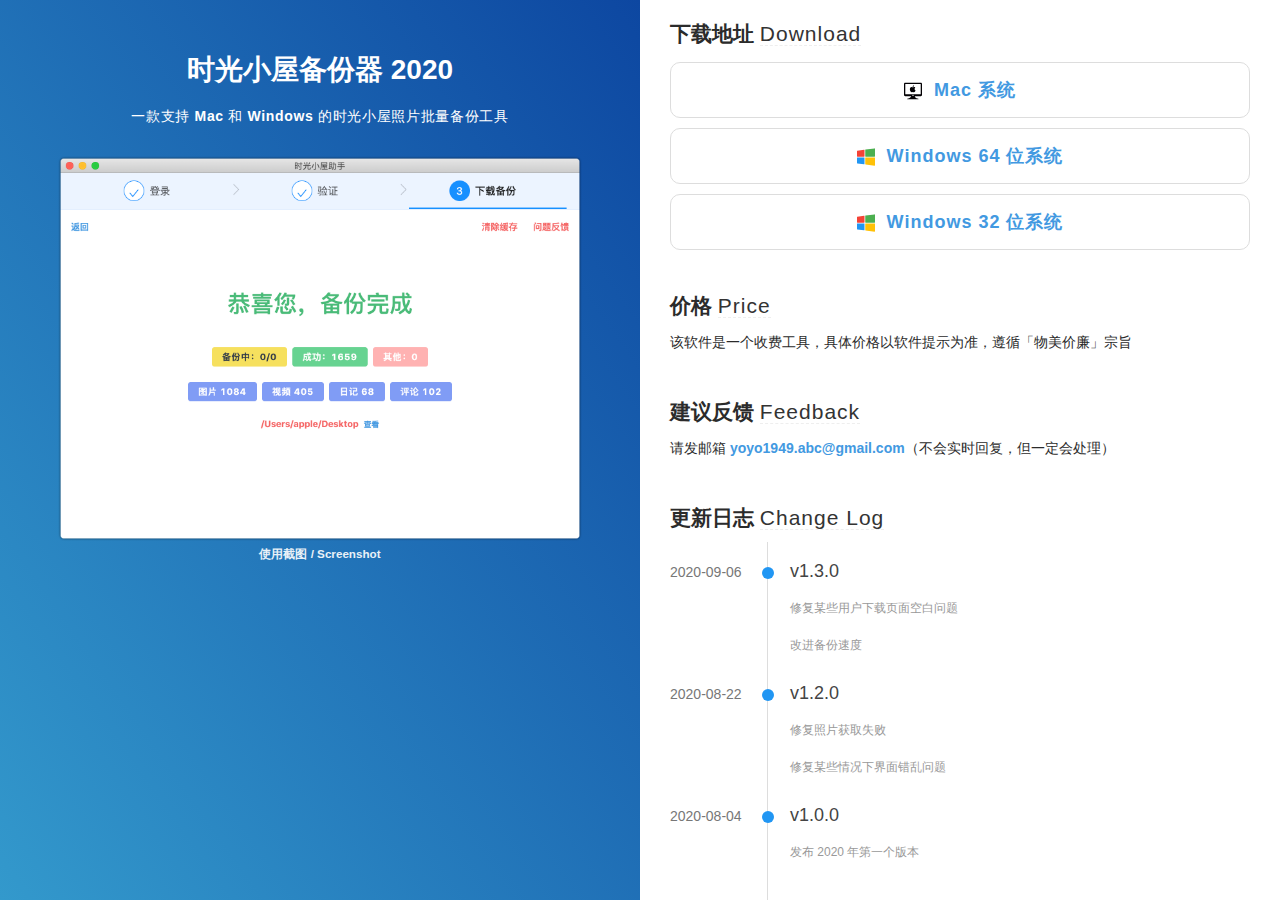
<file: index.html>
<!DOCTYPE html>
<html lang="en">
  <head>
    <meta charset="UTF-8" />
    <meta name="viewport" content="width=device-width, initial-scale=1.0" />
    <link rel="icon" type="image/png" href="./favicon.png" />
    <title>
      时光小屋备份器 - Peekaboo Moments Download Photos - Peekaboo moments
      Backup Tool - Download - 2020最新版下载
    </title>
    <meta
      name="description"
      content="时光小屋备份 批量备份下载器 - Peekaboo Moments Download Photos - Peekaboo moments
      Backup Tool - Download - 2020 最新版下载"
    />
    <link rel="stylesheet" href="./style.css" />
    <link rel="stylesheet" href="./home.css" />
  </head>
  <body>
    <div class="container">
      <div class="hero">
        <br />
        <br />
        <h1>时光小屋备份器 2020</h1>
        <p class="sub-title">
          一款支持 <strong>Mac</strong> 和
          <strong>Windows</strong> 的时光小屋照片批量备份工具
        </p>
        <br />
        <div class="screenshot">
          <img src="./screenshot.png" alt="时光小屋备份器使用截图" />
          <p class="caption"><small>使用截图 / Screenshot</small></p>
        </div>
      </div>
      <div class="main scroll-y">
        <div class="inner">
          <h2>下载地址 <span>Download</span></h2>
          <p></p>
          <ul class="download-links">
            <li>
              <a
                href="https://github.com/iinsta/timehut-mac/blob/test/%E6%99%82%E5%85%89%E5%B0%8F%E5%B1%8B%E5%8A%A9%E6%89%8B-1.3.0.dmg?raw=true"
              >
                <img src="./mac.svg" alt="mac" />
                Mac 系统</a
              >
            </li>
            <li>
              <a
                href="https://cdn.jsdelivr.net/npm/timehut-backup-win@1.3.0/%E6%99%82%E5%85%89%E5%B0%8F%E5%B1%8B%E5%8A%A9%E6%89%8B%20Setup%201.3.0.zip"
              >
                <img src="./windows.svg" alt="windows 64 bit" />

                Windows 64 位系统</a
              >
            </li>
            <li>
              <a
                href="https://cdn.jsdelivr.net/npm/timehutbackup-win32@1.3.0/%E6%99%82%E5%85%89%E5%B0%8F%E5%B1%8B%E5%8A%A9%E6%89%8B%20Setup%201.3.0-win32.zip"
              >
                <img src="./windows.svg" alt="windows 32 bit" />
                Windows 32 位系统</a
              >
            </li>
          </ul>
          <br />
          <br />
          <h2>价格 <span>Price</span></h2>
          <p>
            该软件是一个收费工具，具体价格以软件提示为准，遵循「物美价廉」宗旨
          </p>
          <br />
          <br />
          <h2>建议反馈 <span>Feedback</span></h2>
          <p>
            请发邮箱
            <a href="mailto:yoyo1949.abc@gmail.com" class="bold"
              >yoyo<span>1949.</span><span>abc</span><span>@gmail.com</span></a
            >（不会实时回复，但一定会处理）
          </p>
          <br />
          <br />
          <h2>更新日志 <span>Change Log</span></h2>
          <div class="log">
            <div class="log-item">
              <div class="date">2020-09-06</div>
              <div class="content">
                <div class="version">v1.3.0</div>
                <ul>
                  <li>修复某些用户下载页面空白问题</li>
                  <li>改进备份速度</li>
                </ul>
              </div>
            </div>
            <div class="log-item">
              <div class="date">2020-08-22</div>
              <div class="content">
                <div class="version">v1.2.0</div>
                <ul>
                  <li>修复照片获取失败</li>
                  <li>修复某些情况下界面错乱问题</li>
                </ul>
              </div>
            </div>
            <div class="log-item">
              <div class="date">2020-08-04</div>
              <div class="content">
                <div class="version">v1.0.0</div>
                <ul>
                  <li>发布 2020 年第一个版本</li>
                </ul>
              </div>
            </div>
          </div>

          <br />
          <br />
          <h2>其他 <span>Others</span></h2>
          <div class="footer">
            <ul>
              <li>
                <a href="./shiguangxiaowubeifen.html"
                  >时光小屋备份 批量备份、下载方法</a
                >
              </li>
              <li>
                <a
                  href="https://www.zhihu.com/question/59671688"
                  target="_blank"
                  >时光小屋取消了批量备份怎么办?</a
                >
              </li>
              <li>
                <a href="./download.html">时光小屋备份器|时光小屋备份器下载</a>
              </li>
              <li>
                <a href="https://zhuanlan.zhihu.com/p/166452129"
                  >时光小屋批量备份工具 | 知乎说明</a
                >
              </li>
              <li>
                <a href="./what-people-say-about-peekaboo-moments.html"
                  >Peekaboo Moments Photos Backup Tool</a
                >
              </li>
              <li>
                <a href="https://shiguangbeifen.com">时光小屋备份工具|首页</a>
              </li>
            </ul>
          </div>
        </div>
      </div>
    </div>
    <script
      async
      src="https://www.googletagmanager.com/gtag/js?id=UA-105662576-4"
    ></script>
    <script>
      window.dataLayer = window.dataLayer || [];
      function gtag() {
        dataLayer.push(arguments);
      }
      gtag("js", new Date());

      gtag("config", "UA-105662576-4");
    </script>
  </body>
</html>
</file>
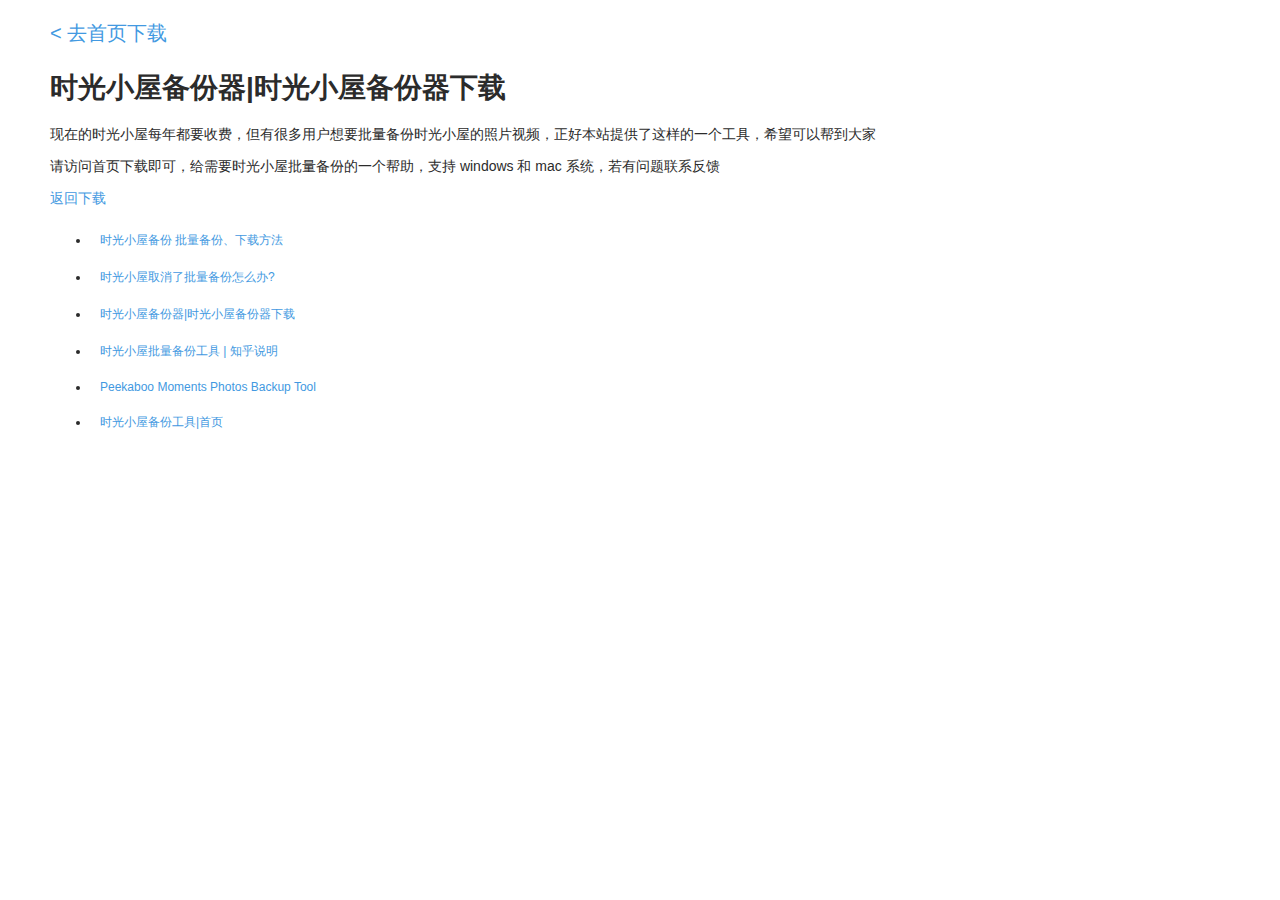
<file: download.html>
<!DOCTYPE html>
<html lang="en">
  <head>
    <meta charset="UTF-8" />
    <meta name="viewport" content="width=device-width, initial-scale=1.0" />
    <title>时光小屋备份器|时光小屋备份器下载</title>
    <meta
      name="description"
      content="本网站提供时光小屋备份器下载，2020最新版哦"
    />
    <meta name="twitter:card" content="summary" />
    <meta name="twitter:site" content="@shiguangbeifen.com" />
    <meta property="og:url" content="https://www.jianshu.com/p/0d3ded8f1784" />
    <meta property="og:type" content="article" />
    <meta property="og:title" content="时光小屋备份器|时光小屋备份器下载" />
    <meta
      property="og:description"
      content="本网站提供时光小屋备份器下载，2020最新版哦"
    />
    <meta property="og:site_name" content="时光小屋备份工具" />
    <link rel="stylesheet" href="./style.css" />
    <style>
      body {
        margin: 0;
        padding: 50px;
      }
      .back {
        position: absolute;
        top: 20px;
        left: 50px;

        font-size: 20px;
        font-family: sans-serif;

        text-decoration: none;
      }
    </style>
  </head>
  <body>
    <h1>时光小屋备份器|时光小屋备份器下载</h1>
    <article>
      <p>现在的时光小屋每年都要收费，但有很多用户想要批量备份时光小屋的照片视频，正好本站提供了这样的一个工具，希望可以帮到大家</p>
      <p>请访问首页下载即可，给需要时光小屋批量备份的一个帮助，支持 windows 和 mac 系统，若有问题联系反馈</p>
    <div>
      <a href="/">返回下载</a>
    </div>

    <a href="/" class="back">< 去首页下载</a>

    <div class="footer">
      <ul>
        <li>
          <a href="./shiguangxiaowubeifen.html"
            >时光小屋备份 批量备份、下载方法</a
          >
        </li>
        <li>
          <a
            href="https://www.zhihu.com/question/59671688"
            target="_blank"
            >时光小屋取消了批量备份怎么办?</a
          >
        </li>
        <li>
          <a href="./download.html">时光小屋备份器|时光小屋备份器下载</a>
        </li>
        <li>
          <a href="https://zhuanlan.zhihu.com/p/166452129"
            >时光小屋批量备份工具 | 知乎说明</a
          >
        </li>
        <li>
          <a href="./what-people-say-about-peekaboo-moments.html"
            >Peekaboo Moments Photos Backup Tool</a
          >
        </li>
        <li>
          <a href="https://shiguangbeifen.com">时光小屋备份工具|首页</a>
        </li>
      </ul>
    </div>
    <script
      async
      src="https://www.googletagmanager.com/gtag/js?id=UA-105662576-4"
    ></script>
    <script>
      window.dataLayer = window.dataLayer || [];
      function gtag() {
        dataLayer.push(arguments);
      }
      gtag("js", new Date());

      gtag("config", "UA-105662576-4");
    </script>
  </body>
</html>
</file>
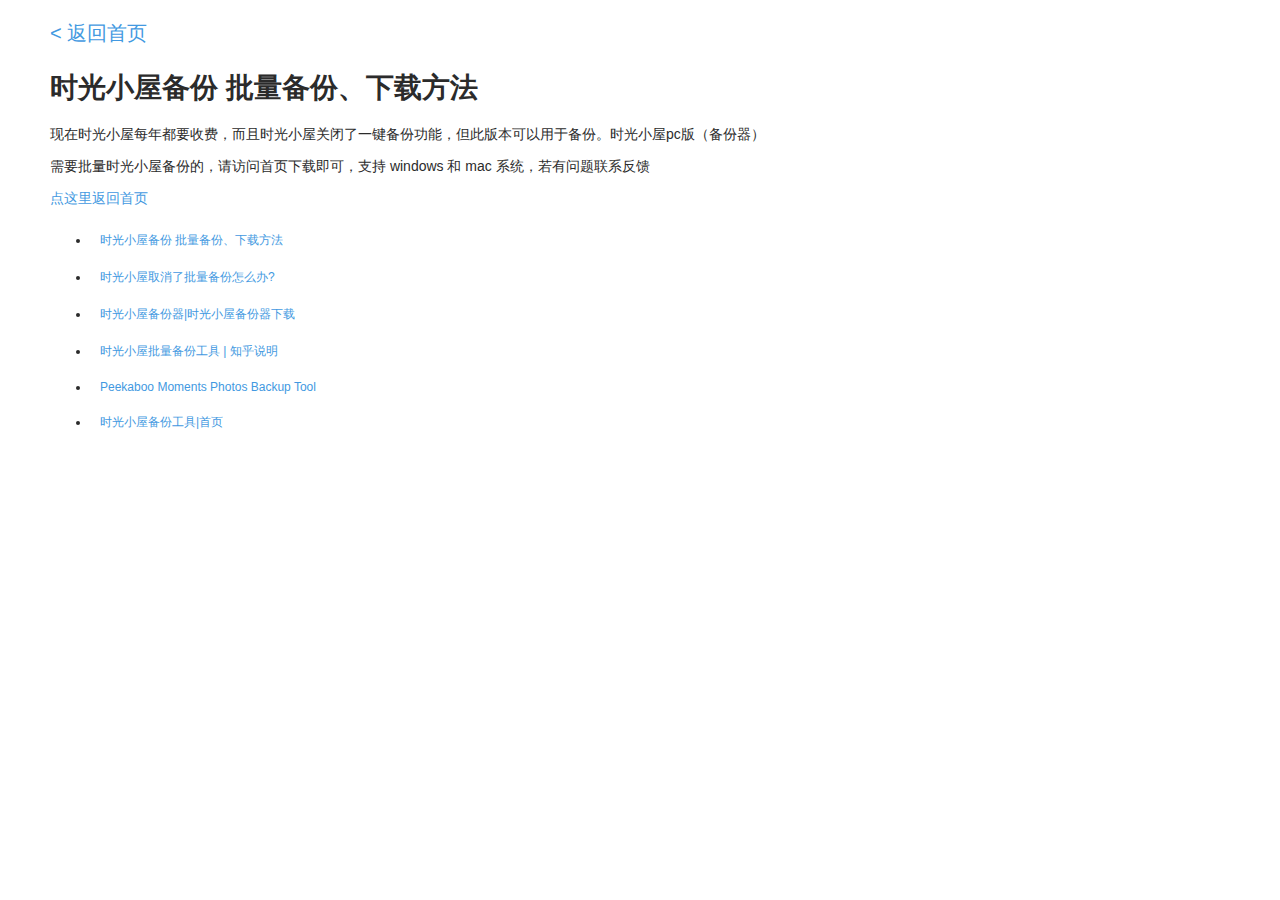
<file: shiguangxiaowubeifen.html>
<!DOCTYPE html>
<html lang="en">
  <head>
    <meta charset="UTF-8" />
    <meta name="viewport" content="width=device-width, initial-scale=1.0" />
    <title>时光小屋备份 批量备份、下载方法</title>
    <meta
      name="description"
      content="现在时光小屋每年都要收费，需要批量时光小屋备份的请访问首页下载即可，支持windows和mac系统，若有问题联系反馈"
    />
    <meta name="twitter:card" content="summary" />
    <meta name="twitter:site" content="@shiguangbeifen.com" />
    <meta property="og:url" content="https://www.jianshu.com/p/0d3ded8f1784" />
    <meta property="og:type" content="article" />
    <meta property="og:title" content="时光小屋备份 批量备份、下载方法" />
    <meta
      property="og:description"
      content="现在时光小屋每年都要收费，需要批量时光小屋备份的请访问首页下载即可，支持windows和mac系统，若有问题联系反馈"
    />
    <meta property="og:site_name" content="时光小屋备份工具" />
    <link rel="stylesheet" href="./style.css" />
    <style>
      body {
        margin: 0;
        padding: 50px;
      }
      .back {
        position: absolute;
        top: 20px;
        left: 50px;

        font-size: 20px;
        font-family: sans-serif;

        text-decoration: none;
      }
    </style>
  </head>
  <body>
    <h1>时光小屋备份 批量备份、下载方法</h1>
    <article>
      <p>现在时光小屋每年都要收费，而且时光小屋关闭了一键备份功能，但此版本可以用于备份。时光小屋pc版（备份器）</p>
      <p>需要批量时光小屋备份的，请访问首页下载即可，支持 windows 和 mac 系统，若有问题联系反馈</p>
    <div>
      <a href="/">点这里返回首页</a>
    </div>

    <a href="/" class="back">< 返回首页</a>

    <div class="footer">
      <ul>
        <li>
          <a href="./shiguangxiaowubeifen.html"
            >时光小屋备份 批量备份、下载方法</a
          >
        </li>
        <li>
          <a
            href="https://www.zhihu.com/question/59671688"
            target="_blank"
            >时光小屋取消了批量备份怎么办?</a
          >
        </li>
        <li>
          <a href="./download.html">时光小屋备份器|时光小屋备份器下载</a>
        </li>
        <li>
          <a href="https://zhuanlan.zhihu.com/p/166452129"
            >时光小屋批量备份工具 | 知乎说明</a
          >
        </li>
        <li>
          <a href="./what-people-say-about-peekaboo-moments.html"
            >Peekaboo Moments Photos Backup Tool</a
          >
        </li>
        <li>
          <a href="https://shiguangbeifen.com">时光小屋备份工具|首页</a>
        </li>
      </ul>
    </div>
    <script
      async
      src="https://www.googletagmanager.com/gtag/js?id=UA-105662576-4"
    ></script>
    <script>
      window.dataLayer = window.dataLayer || [];
      function gtag() {
        dataLayer.push(arguments);
      }
      gtag("js", new Date());

      gtag("config", "UA-105662576-4");
    </script>
  </body>
</html>
</file>
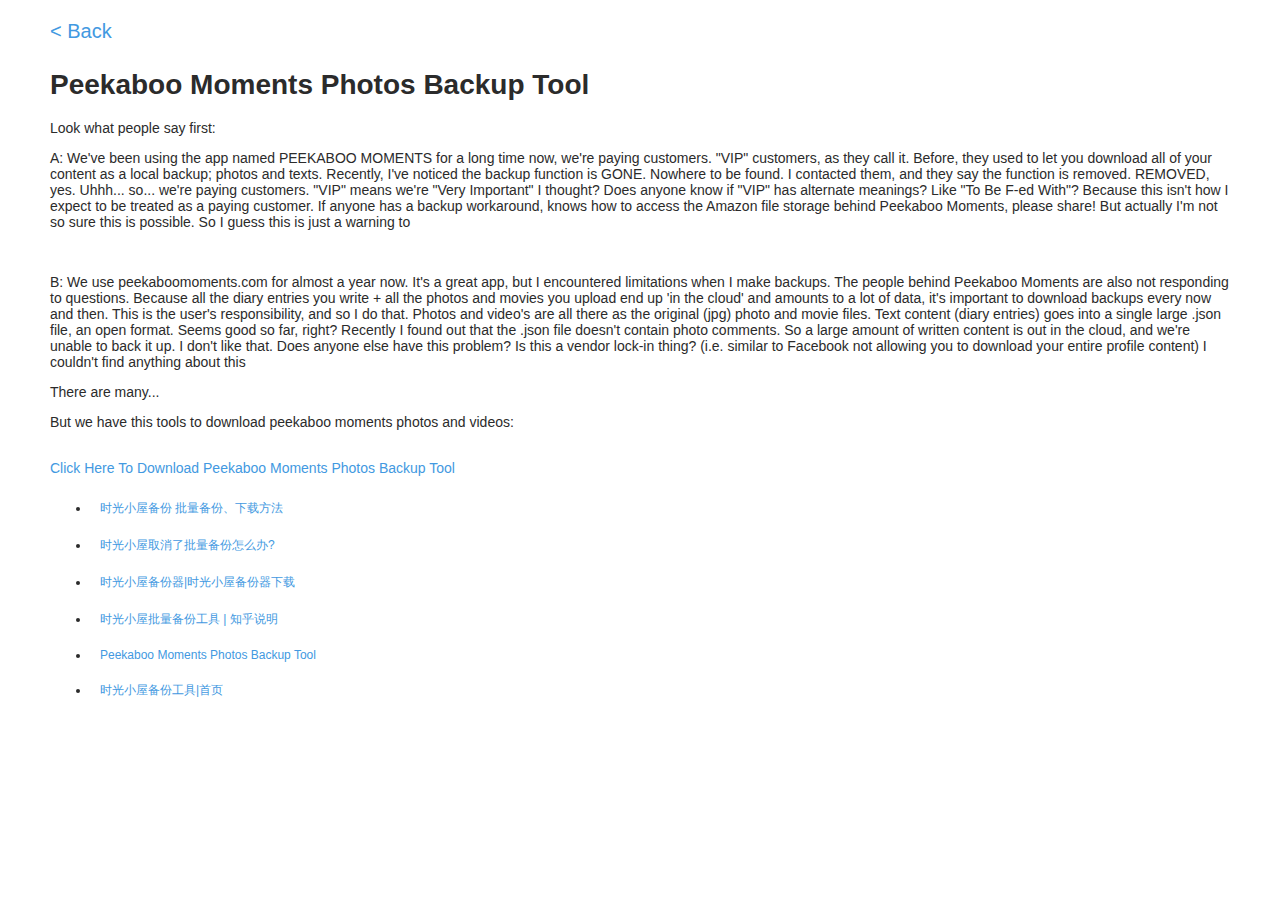
<file: what-people-say-about-peekaboo-moments.html>
<!DOCTYPE html>
<html lang="en">
  <head>
    <meta charset="UTF-8" />
    <meta name="viewport" content="width=device-width, initial-scale=1.0" />
    <title>Download Peekaboo Moments Photos Backup Tool</title>
    <style>
      body {
        margin: 0;
        padding: 50px;
      }
      .back {
        position: absolute;
        top: 20px;
        left: 50px;

        font-size: 20px;
        font-family: sans-serif;

        text-decoration: none;
      }
    </style>
    <link rel="stylesheet" href="./style.css" />
  </head>
  <body>
    <h1>Peekaboo Moments Photos Backup Tool</h1>
    <p>Look what people say first:</p>
    <p>
      A: We've been using the app named PEEKABOO MOMENTS for a long time now,
      we're paying customers. "VIP" customers, as they call it. Before, they
      used to let you download all of your content as a local backup; photos and
      texts. Recently, I've noticed the backup function is GONE. Nowhere to be
      found. I contacted them, and they say the function is removed. REMOVED,
      yes. Uhhh... so... we're paying customers. "VIP" means we're "Very
      Important" I thought? Does anyone know if "VIP" has alternate meanings?
      Like "To Be F-ed With"? Because this isn't how I expect to be treated as a
      paying customer. If anyone has a backup workaround, knows how to access
      the Amazon file storage behind Peekaboo Moments, please share! But
      actually I'm not so sure this is possible. So I guess this is just a
      warning to
    </p>
    <br />
    <p>
      B: We use peekaboomoments.com for almost a year now. It's a great app, but
      I encountered limitations when I make backups. The people behind Peekaboo
      Moments are also not responding to questions. Because all the diary
      entries you write + all the photos and movies you upload end up 'in the
      cloud' and amounts to a lot of data, it's important to download backups
      every now and then. This is the user's responsibility, and so I do that.
      Photos and video's are all there as the original (jpg) photo and movie
      files. Text content (diary entries) goes into a single large .json file,
      an open format. Seems good so far, right? Recently I found out that the
      .json file doesn't contain photo comments. So a large amount of written
      content is out in the cloud, and we're unable to back it up. I don't like
      that. Does anyone else have this problem? Is this a vendor lock-in thing?
      (i.e. similar to Facebook not allowing you to download your entire profile
      content) I couldn't find anything about this
    </p>

    <p>There are many...</p>

    <p>
      But we have this tools to download peekaboo moments photos and videos:
    </p>
    <br />

    <div>
      <a href="/">Click Here To Download Peekaboo Moments Photos Backup Tool</a>
    </div>

    <a href="/" class="back">< Back</a>

    <div class="footer">
      <ul>
        <li>
          <a href="./shiguangxiaowubeifen.html"
            >时光小屋备份 批量备份、下载方法</a
          >
        </li>
        <li>
          <a href="https://www.zhihu.com/question/59671688" target="_blank"
            >时光小屋取消了批量备份怎么办?</a
          >
        </li>
        <li>
          <a href="./download.html">时光小屋备份器|时光小屋备份器下载</a>
        </li>
        <li>
          <a href="https://zhuanlan.zhihu.com/p/166452129"
            >时光小屋批量备份工具 | 知乎说明</a
          >
        </li>
        <li>
          <a href="./what-people-say-about-peekaboo-moments.html"
            >Peekaboo Moments Photos Backup Tool</a
          >
        </li>
        <li>
          <a href="https://shiguangbeifen.com">时光小屋备份工具|首页</a>
        </li>
      </ul>
    </div>
    <script
      async
      src="https://www.googletagmanager.com/gtag/js?id=UA-105662576-4"
    ></script>
    <script>
      window.dataLayer = window.dataLayer || [];
      function gtag() {
        dataLayer.push(arguments);
      }
      gtag("js", new Date());

      gtag("config", "UA-105662576-4");
    </script>
  </body>
</html>
</file>
<file: style.css>
body {
  color: #2b2b2b;
  font-family: -apple-system-font, "Helvetica Neue", sans-serif;
  font-size: 0.875rem;

  margin: 0;
}

img {
  max-width: 100%;
  vertical-align: middle;
}

a {
  color: #4299e1;
  text-decoration: none;
}
a:hover {
  color: #2b6cb0;
  border-color: #4299e1;
}

a:visited {
  color: #2b6cb0;
}

.bold {
  font-weight: bold;
}

.footer li {
  padding: 10px;
  font-size: 12px;
}
</file>
<file: home.css>
body,
.container {
  min-height: 100%;
  min-height: 100vh;
}

.container {
  display: flex;
}

.hero,
.main {
  flex: 1;
  height: 100%;
  height: 100vh;
}

.hero {
  color: #fff;
  text-align: center;
  box-sizing: border-box;
  background: linear-gradient(to top right, #3399cc, #0d47a1);
}

.hero .screenshot img {
  display: block;
  max-width: 82%;
  margin: auto;
}

.screenshot .caption {
  margin: 4px 0;
  font-weight: bold;
  opacity: 0.9;
}

.bold {
  font-weight: bold;
}

.scroll-y {
  overflow-y: auto;
}

.main .inner {
  padding: 20px 30px;
}

.main h2 {
  margin: 0;
}

.main h2 span {
  color: #333;
  font-weight: 300;
  letter-spacing: 1px;
  border-bottom: 1px dashed #eee;
}

.download-links {
  margin: 0;
  padding: 0;
  list-style: none;
}

.download-links a {
  display: block;
  font-weight: 600;
  padding: 15px 0;
  border-radius: 10px;
  text-align: center;
  margin: 10px 0;
  letter-spacing: 1px;
  font-size: 18px;
  border: 1px solid #ddd;
}
.sub-title {
  padding: 0 1rem;
  letter-spacing: 0.66px;
}

.download-links img {
  width: 18px;
  margin-right: 6px;
}

.log {
  position: relative;
}

.log-item {
  position: relative;
  font-size: 14px;
  padding-left: 120px;
  margin: 30px 0;
}

.log-item::before {
  content: " ";
  display: block;
  width: 12px;
  height: 12px;
  background: #2196f3;
  border-radius: 50%;
  position: absolute;
  top: 5px;
  left: 92px;
  z-index: 2;
}
.log-item::after {
  content: " ";
  display: block;
  width: 1px;
  background: #ddd;
  height: 100%;
  position: absolute;
  top: -20px;
  left: 97px;
  height: 210%;
}
.log-item .date {
  position: absolute;
  top: 2px;
  left: 0;
  color: #777;
}

.log-item ul {
  list-style: none;
  margin: 0;
  padding: 0;
}

.log-item ul li {
  margin: 20px 0;
  font-size: 12px;
  color: #999;
}

.log-item .version {
  font-size: 18px;
  line-height: 1;
  font-weight: 500;
  color: #444;
}

@media only screen and (max-width: 1100px) {
  .container {
    flex-direction: column;
  }

  .hero {
    padding-bottom: 30px;
  }

  .main {
    margin-top: 20px;
    overflow: visible !important;
  }

  .hero,
  .main {
    height: auto !important;
  }
}

@media only screen and (min-width: 2000px) {
  html {
    font-size: 36px;
  }
}
</file>
